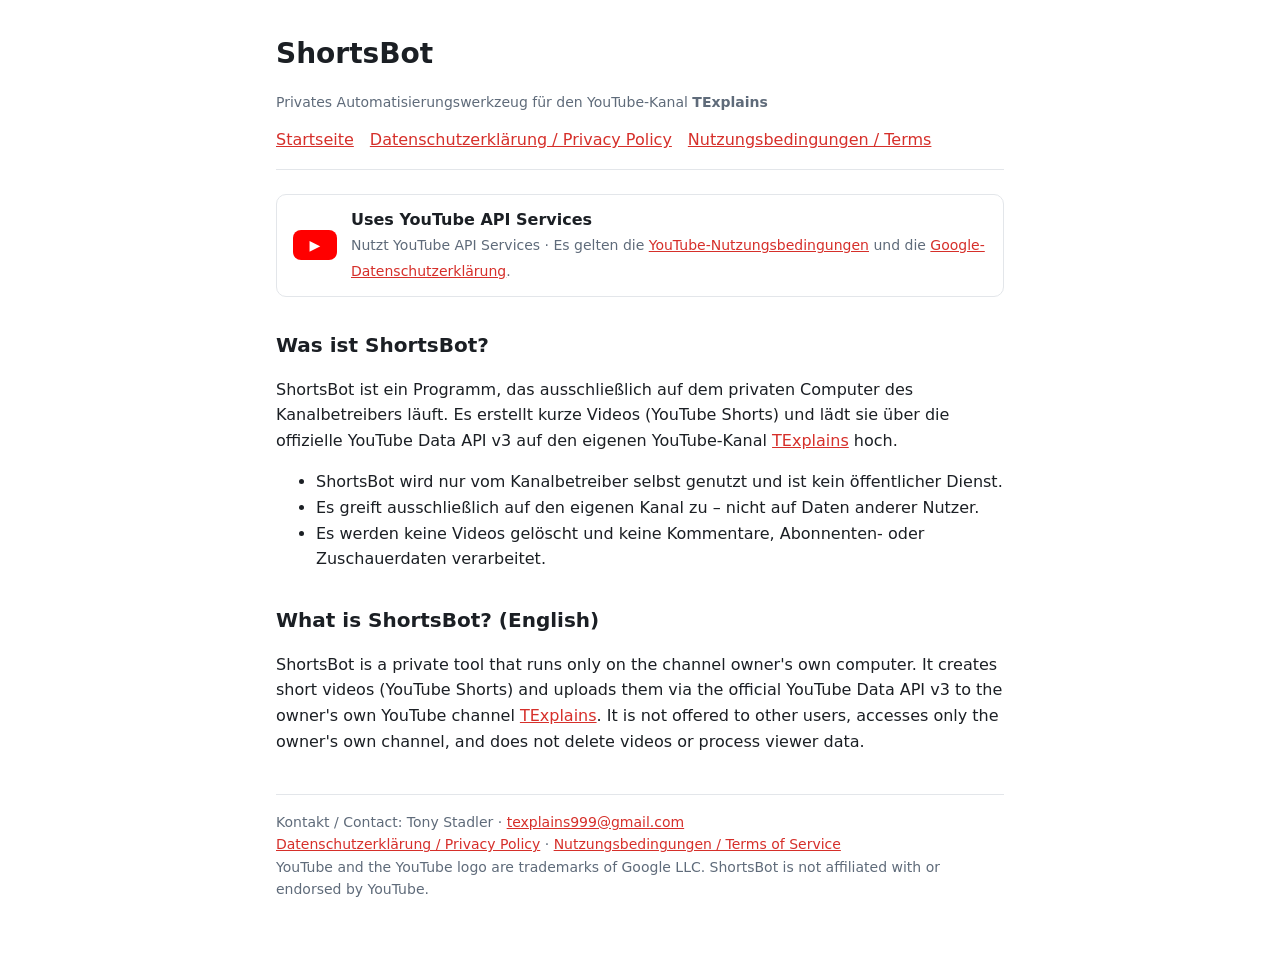
<file: index.html>
<!doctype html>
<html lang="de">
<head>
<meta charset="utf-8">
<meta name="viewport" content="width=device-width, initial-scale=1">
<meta name="google-site-verification" content="kWKuOdFAeHC387JXAqh7DqTFGdx-mv1BiL_GCZMxrfo" />
<title>ShortsBot – TExplains</title>
<link rel="stylesheet" href="style.css">
</head>
<body>
<main>
  <header>
    <h1>ShortsBot</h1>
    <p class="muted">Privates Automatisierungswerkzeug für den YouTube-Kanal <strong>TExplains</strong></p>
    <nav><a href="index.html">Startseite</a><a href="privacy.html">Datenschutzerklärung / Privacy Policy</a><a href="terms.html">Nutzungsbedingungen / Terms</a></nav>
  </header>

  <div class="yt-badge">
    <span class="yt-mark">▶</span>
    <div><strong>Uses YouTube API Services</strong><br>
      <span class="muted">Nutzt YouTube API Services · Es gelten die <a href="https://www.youtube.com/t/terms">YouTube-Nutzungsbedingungen</a>
      und die <a href="https://policies.google.com/privacy">Google-Datenschutzerklärung</a>.</span></div>
  </div>

  <h2>Was ist ShortsBot?</h2>
  <p>ShortsBot ist ein Programm, das ausschließlich auf dem privaten Computer des Kanalbetreibers läuft.
     Es erstellt kurze Videos (YouTube Shorts) und lädt sie über die offizielle YouTube Data API v3 auf den
     eigenen YouTube-Kanal <a href="https://www.youtube.com/channel/UC_Pf5hfETsshU-pBIk5iwBw">TExplains</a> hoch.</p>
  <ul>
    <li>ShortsBot wird nur vom Kanalbetreiber selbst genutzt und ist kein öffentlicher Dienst.</li>
    <li>Es greift ausschließlich auf den eigenen Kanal zu – nicht auf Daten anderer Nutzer.</li>
    <li>Es werden keine Videos gelöscht und keine Kommentare, Abonnenten- oder Zuschauerdaten verarbeitet.</li>
  </ul>

  <h2>What is ShortsBot? (English)</h2>
  <p>ShortsBot is a private tool that runs only on the channel owner's own computer. It creates short videos
     (YouTube Shorts) and uploads them via the official YouTube Data API v3 to the owner's own YouTube channel
     <a href="https://www.youtube.com/channel/UC_Pf5hfETsshU-pBIk5iwBw">TExplains</a>. It is not offered to other
     users, accesses only the owner's own channel, and does not delete videos or process viewer data.</p>

  <footer>
    Kontakt / Contact: Tony Stadler · <a href="mailto:texplains999@gmail.com">texplains999@gmail.com</a><br>
    <a href="privacy.html">Datenschutzerklärung / Privacy Policy</a> · <a href="terms.html">Nutzungsbedingungen / Terms of Service</a><br>
    YouTube and the YouTube logo are trademarks of Google LLC. ShortsBot is not affiliated with or endorsed by YouTube.
  </footer>
</main>
</body>
</html>
</file>
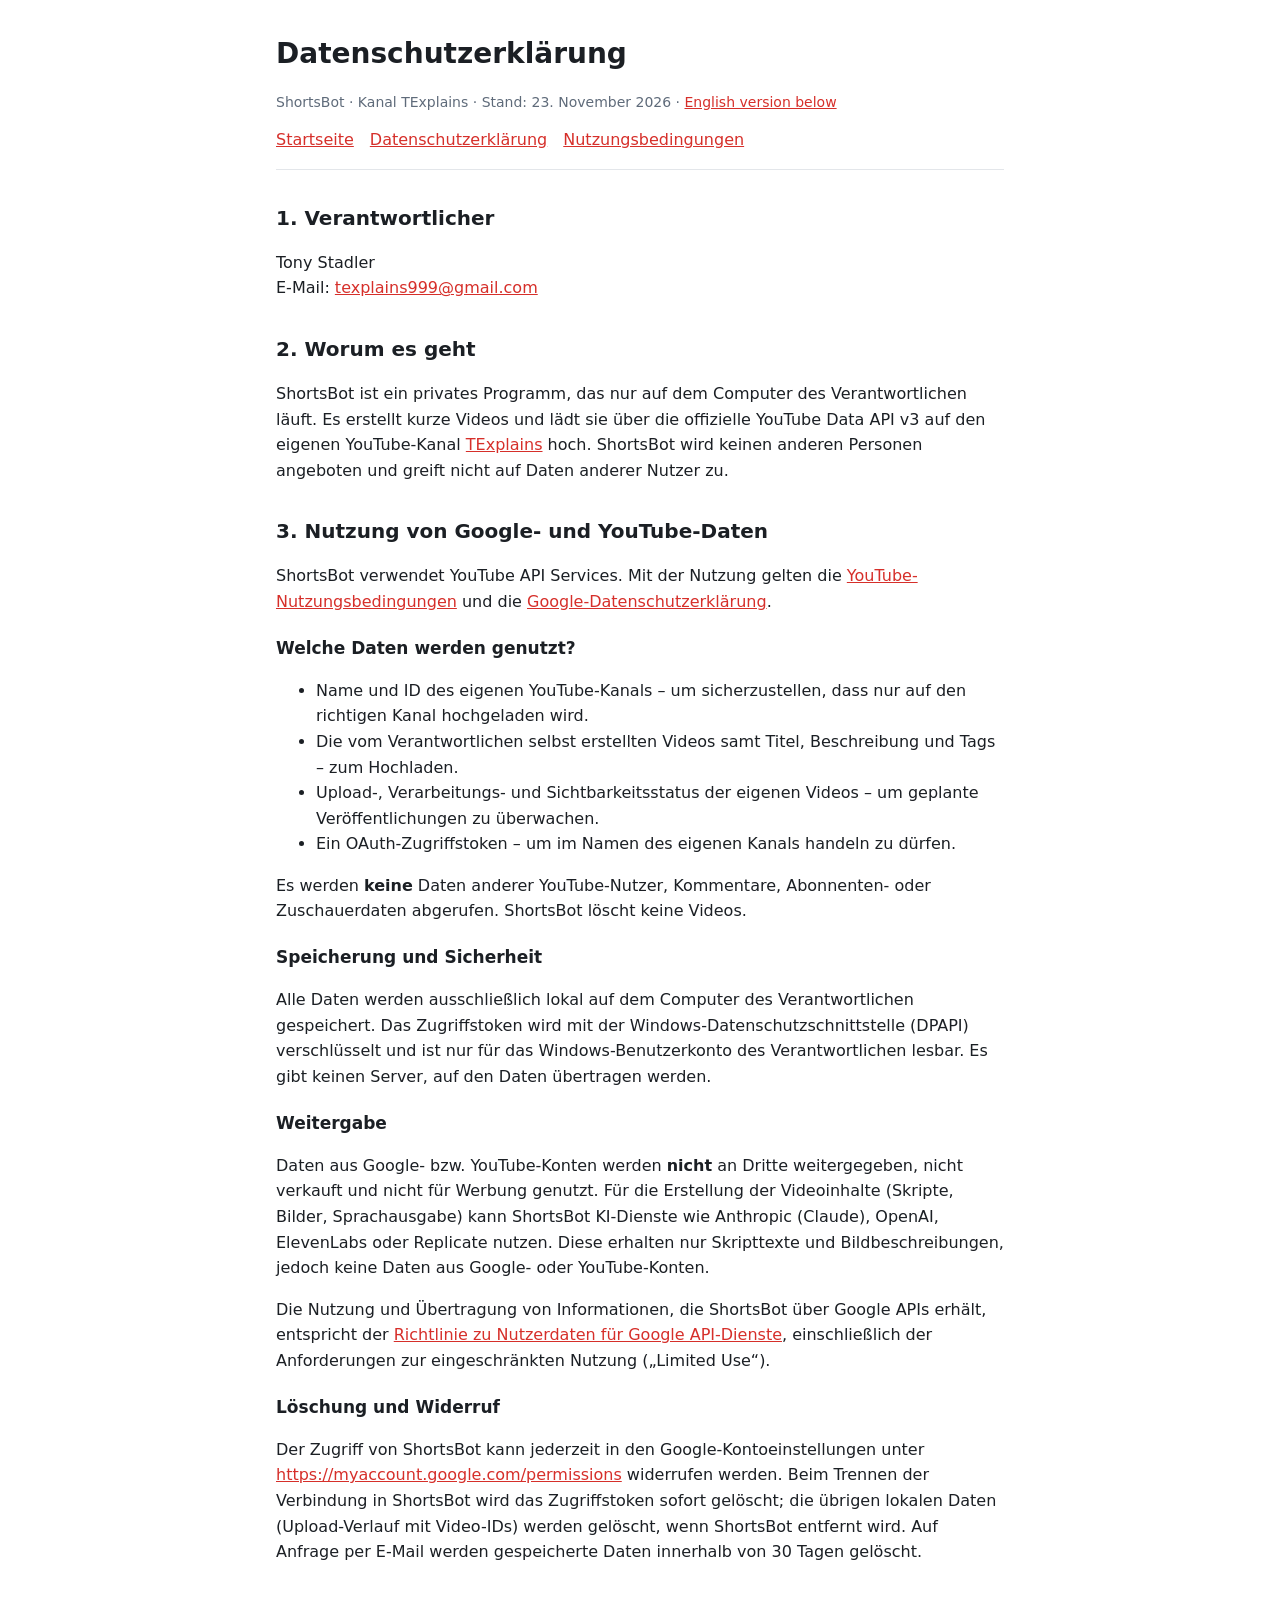
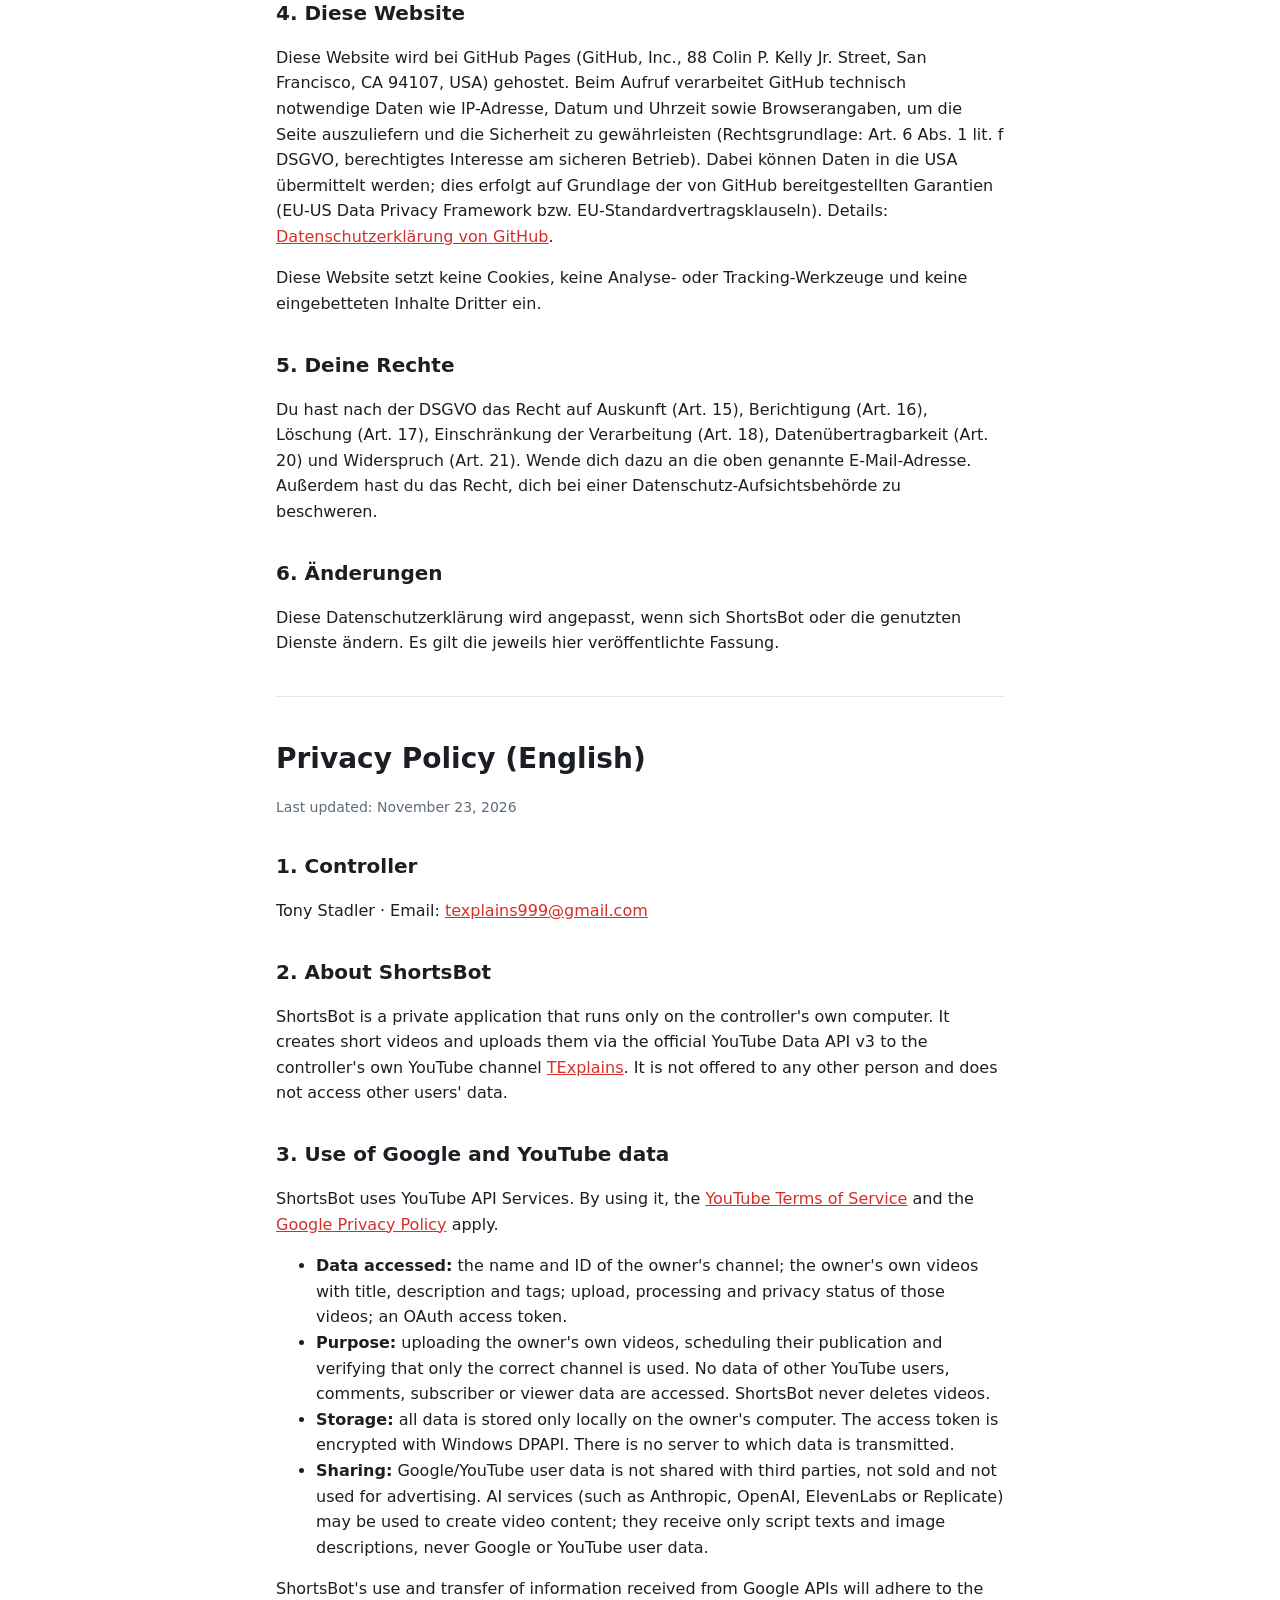
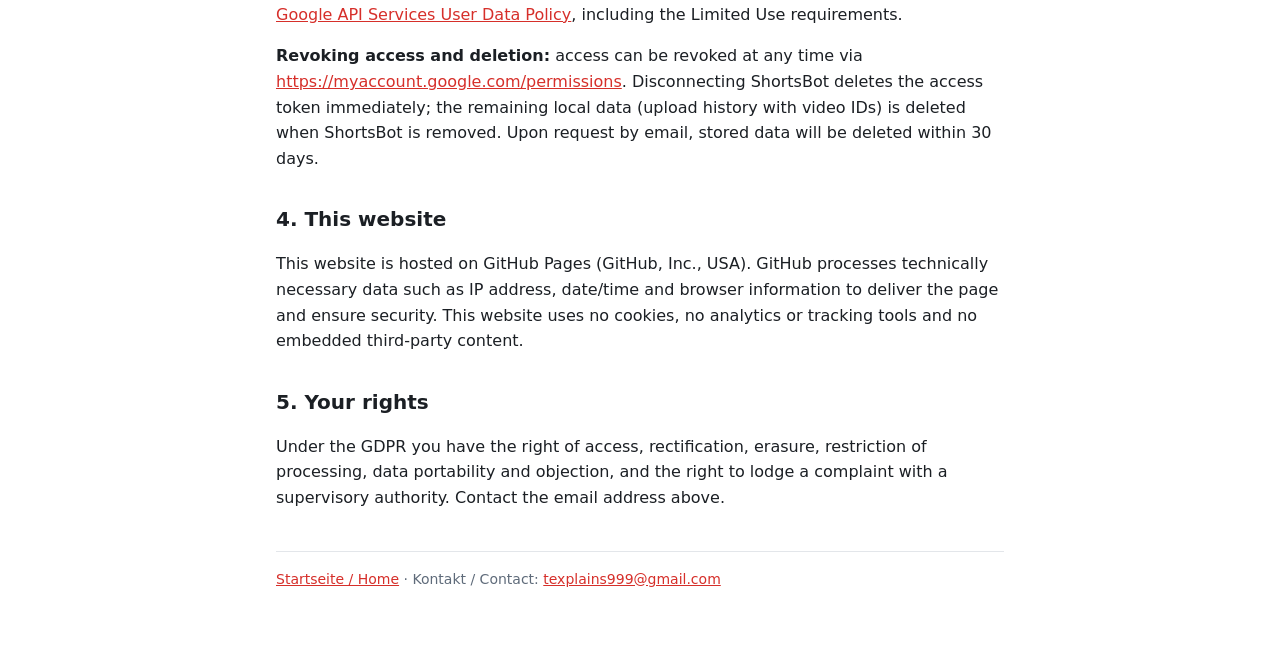
<file: privacy.html>
<!doctype html>
<html lang="de">
<head>
<meta charset="utf-8">
<meta name="viewport" content="width=device-width, initial-scale=1">
<title>Datenschutzerklärung – ShortsBot</title>
<link rel="stylesheet" href="style.css">
</head>
<body>
<main>
  <header>
    <h1>Datenschutzerklärung</h1>
    <p class="muted">ShortsBot · Kanal TExplains · Stand: 23. November 2026 · <a href="#en">English version below</a></p>
    <nav><a href="index.html">Startseite</a><a href="privacy.html">Datenschutzerklärung</a><a href="terms.html">Nutzungsbedingungen</a></nav>
  </header>

  <h2>1. Verantwortlicher</h2>
  <p>Tony Stadler<br>
     E-Mail: <a href="mailto:texplains999@gmail.com">texplains999@gmail.com</a></p>

  <h2>2. Worum es geht</h2>
  <p>ShortsBot ist ein privates Programm, das nur auf dem Computer des Verantwortlichen läuft. Es erstellt kurze
     Videos und lädt sie über die offizielle YouTube Data API v3 auf den eigenen YouTube-Kanal
     <a href="https://www.youtube.com/channel/UC_Pf5hfETsshU-pBIk5iwBw">TExplains</a> hoch. ShortsBot wird keinen
     anderen Personen angeboten und greift nicht auf Daten anderer Nutzer zu.</p>

  <h2>3. Nutzung von Google- und YouTube-Daten</h2>
  <p>ShortsBot verwendet YouTube API Services. Mit der Nutzung gelten die
     <a href="https://www.youtube.com/t/terms">YouTube-Nutzungsbedingungen</a> und die
     <a href="https://policies.google.com/privacy">Google-Datenschutzerklärung</a>.</p>
  <h3>Welche Daten werden genutzt?</h3>
  <ul>
    <li>Name und ID des eigenen YouTube-Kanals – um sicherzustellen, dass nur auf den richtigen Kanal hochgeladen wird.</li>
    <li>Die vom Verantwortlichen selbst erstellten Videos samt Titel, Beschreibung und Tags – zum Hochladen.</li>
    <li>Upload-, Verarbeitungs- und Sichtbarkeitsstatus der eigenen Videos – um geplante Veröffentlichungen zu überwachen.</li>
    <li>Ein OAuth-Zugriffstoken – um im Namen des eigenen Kanals handeln zu dürfen.</li>
  </ul>
  <p>Es werden <strong>keine</strong> Daten anderer YouTube-Nutzer, Kommentare, Abonnenten- oder Zuschauerdaten
     abgerufen. ShortsBot löscht keine Videos.</p>
  <h3>Speicherung und Sicherheit</h3>
  <p>Alle Daten werden ausschließlich lokal auf dem Computer des Verantwortlichen gespeichert. Das Zugriffstoken
     wird mit der Windows-Datenschutzschnittstelle (DPAPI) verschlüsselt und ist nur für das Windows-Benutzerkonto
     des Verantwortlichen lesbar. Es gibt keinen Server, auf den Daten übertragen werden.</p>
  <h3>Weitergabe</h3>
  <p>Daten aus Google- bzw. YouTube-Konten werden <strong>nicht</strong> an Dritte weitergegeben, nicht verkauft
     und nicht für Werbung genutzt. Für die Erstellung der Videoinhalte (Skripte, Bilder, Sprachausgabe) kann
     ShortsBot KI-Dienste wie Anthropic (Claude), OpenAI, ElevenLabs oder Replicate nutzen. Diese erhalten nur
     Skripttexte und Bildbeschreibungen, jedoch keine Daten aus Google- oder YouTube-Konten.</p>
  <p>Die Nutzung und Übertragung von Informationen, die ShortsBot über Google APIs erhält, entspricht der
     <a href="https://developers.google.com/terms/api-services-user-data-policy">Richtlinie zu Nutzerdaten für
     Google API-Dienste</a>, einschließlich der Anforderungen zur eingeschränkten Nutzung („Limited Use“).</p>
  <h3>Löschung und Widerruf</h3>
  <p>Der Zugriff von ShortsBot kann jederzeit in den Google-Kontoeinstellungen unter
     <a href="https://myaccount.google.com/permissions">https://myaccount.google.com/permissions</a> widerrufen
     werden. Beim Trennen der Verbindung in ShortsBot wird das Zugriffstoken sofort gelöscht; die übrigen lokalen
     Daten (Upload-Verlauf mit Video-IDs) werden gelöscht, wenn ShortsBot entfernt wird. Auf Anfrage per E-Mail
     werden gespeicherte Daten innerhalb von 30 Tagen gelöscht.</p>

  <h2>4. Diese Website</h2>
  <p>Diese Website wird bei GitHub Pages (GitHub, Inc., 88 Colin P. Kelly Jr. Street, San Francisco, CA 94107, USA)
     gehostet. Beim Aufruf verarbeitet GitHub technisch notwendige Daten wie IP-Adresse, Datum und Uhrzeit sowie
     Browserangaben, um die Seite auszuliefern und die Sicherheit zu gewährleisten (Rechtsgrundlage: Art. 6 Abs. 1
     lit. f DSGVO, berechtigtes Interesse am sicheren Betrieb). Dabei können Daten in die USA übermittelt werden;
     dies erfolgt auf Grundlage der von GitHub bereitgestellten Garantien (EU-US Data Privacy Framework bzw.
     EU-Standardvertragsklauseln). Details:
     <a href="https://docs.github.com/de/site-policy/privacy-policies/github-general-privacy-statement">Datenschutzerklärung von GitHub</a>.</p>
  <p>Diese Website setzt keine Cookies, keine Analyse- oder Tracking-Werkzeuge und keine eingebetteten Inhalte Dritter ein.</p>

  <h2>5. Deine Rechte</h2>
  <p>Du hast nach der DSGVO das Recht auf Auskunft (Art. 15), Berichtigung (Art. 16), Löschung (Art. 17),
     Einschränkung der Verarbeitung (Art. 18), Datenübertragbarkeit (Art. 20) und Widerspruch (Art. 21).
     Wende dich dazu an die oben genannte E-Mail-Adresse. Außerdem hast du das Recht, dich bei einer
     Datenschutz-Aufsichtsbehörde zu beschweren.</p>

  <h2>6. Änderungen</h2>
  <p>Diese Datenschutzerklärung wird angepasst, wenn sich ShortsBot oder die genutzten Dienste ändern.
     Es gilt die jeweils hier veröffentlichte Fassung.</p>

  <hr>

  <section id="en" lang="en">
  <h1>Privacy Policy (English)</h1>
  <p class="muted">Last updated: November 23, 2026</p>

  <h2>1. Controller</h2>
  <p>Tony Stadler · Email: <a href="mailto:texplains999@gmail.com">texplains999@gmail.com</a></p>

  <h2>2. About ShortsBot</h2>
  <p>ShortsBot is a private application that runs only on the controller's own computer. It creates short videos and
     uploads them via the official YouTube Data API v3 to the controller's own YouTube channel
     <a href="https://www.youtube.com/channel/UC_Pf5hfETsshU-pBIk5iwBw">TExplains</a>. It is not offered to any other
     person and does not access other users' data.</p>

  <h2>3. Use of Google and YouTube data</h2>
  <p>ShortsBot uses YouTube API Services. By using it, the
     <a href="https://www.youtube.com/t/terms">YouTube Terms of Service</a> and the
     <a href="https://policies.google.com/privacy">Google Privacy Policy</a> apply.</p>
  <ul>
    <li><strong>Data accessed:</strong> the name and ID of the owner's channel; the owner's own videos with title,
        description and tags; upload, processing and privacy status of those videos; an OAuth access token.</li>
    <li><strong>Purpose:</strong> uploading the owner's own videos, scheduling their publication and verifying that
        only the correct channel is used. No data of other YouTube users, comments, subscriber or viewer data are
        accessed. ShortsBot never deletes videos.</li>
    <li><strong>Storage:</strong> all data is stored only locally on the owner's computer. The access token is
        encrypted with Windows DPAPI. There is no server to which data is transmitted.</li>
    <li><strong>Sharing:</strong> Google/YouTube user data is not shared with third parties, not sold and not used
        for advertising. AI services (such as Anthropic, OpenAI, ElevenLabs or Replicate) may be used to create
        video content; they receive only script texts and image descriptions, never Google or YouTube user data.</li>
  </ul>
  <p>ShortsBot's use and transfer of information received from Google APIs will adhere to the
     <a href="https://developers.google.com/terms/api-services-user-data-policy">Google API Services User Data
     Policy</a>, including the Limited Use requirements.</p>
  <p><strong>Revoking access and deletion:</strong> access can be revoked at any time via
     <a href="https://myaccount.google.com/permissions">https://myaccount.google.com/permissions</a>. Disconnecting
     ShortsBot deletes the access token immediately; the remaining local data (upload history with video IDs) is
     deleted when ShortsBot is removed. Upon request by email, stored data will be deleted within 30 days.</p>

  <h2>4. This website</h2>
  <p>This website is hosted on GitHub Pages (GitHub, Inc., USA). GitHub processes technically necessary data such as
     IP address, date/time and browser information to deliver the page and ensure security. This website uses no
     cookies, no analytics or tracking tools and no embedded third-party content.</p>

  <h2>5. Your rights</h2>
  <p>Under the GDPR you have the right of access, rectification, erasure, restriction of processing, data portability
     and objection, and the right to lodge a complaint with a supervisory authority. Contact the email address above.</p>
  </section>

  <footer>
    <a href="index.html">Startseite / Home</a> · Kontakt / Contact: <a href="mailto:texplains999@gmail.com">texplains999@gmail.com</a>
  </footer>
</main>
</body>
</html>
</file>
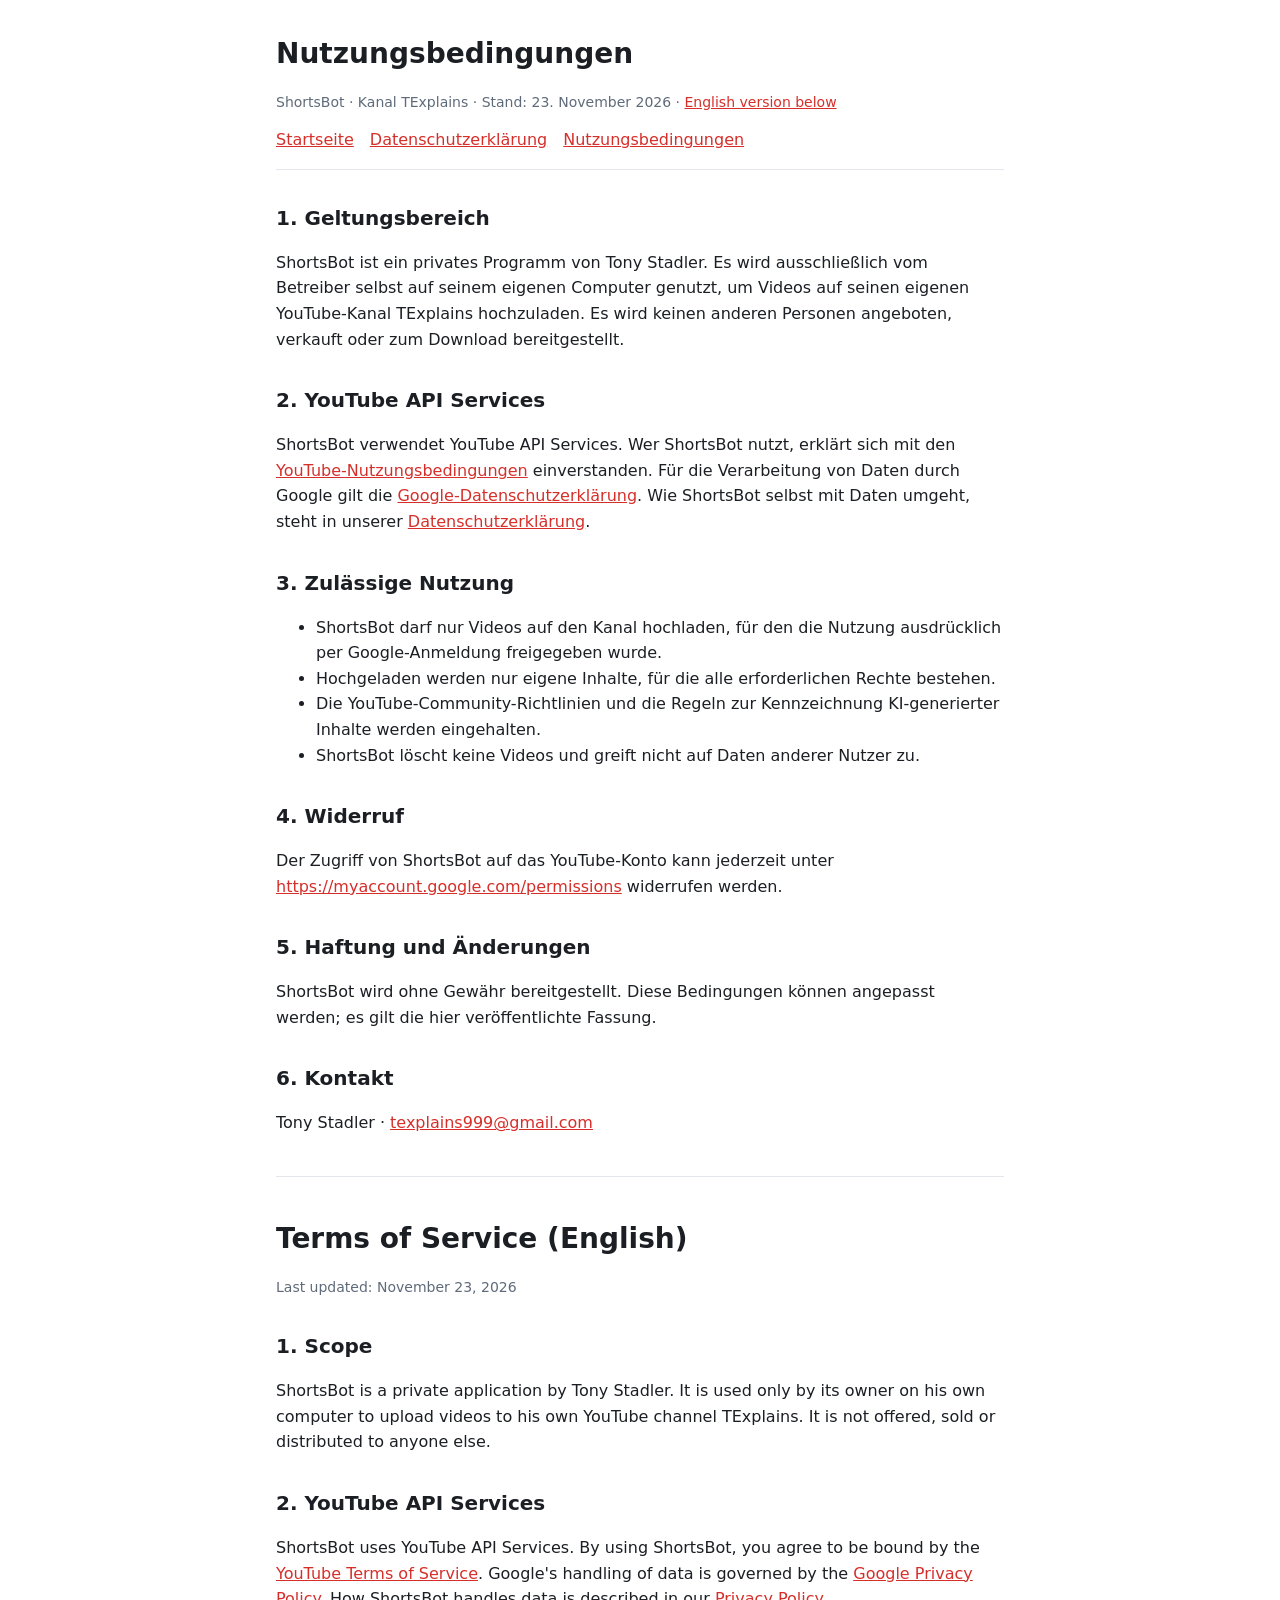
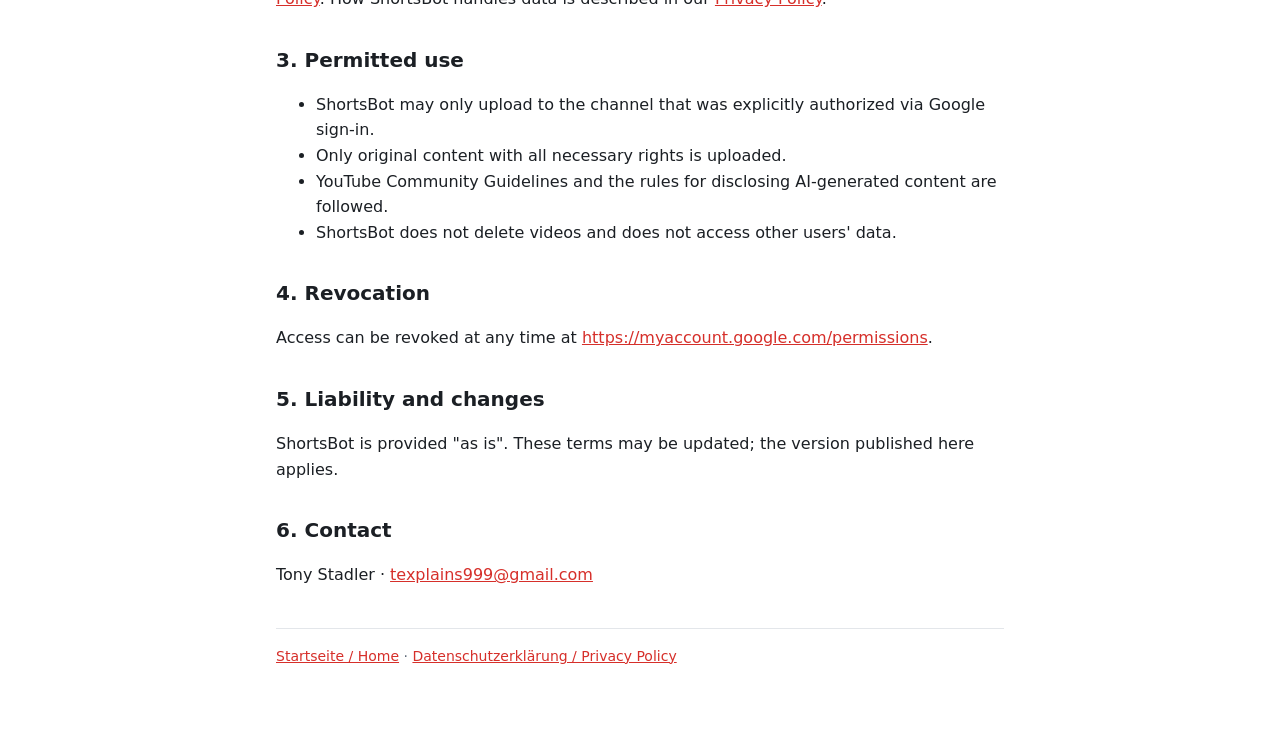
<file: terms.html>
<!doctype html>
<html lang="de">
<head>
<meta charset="utf-8">
<meta name="viewport" content="width=device-width, initial-scale=1">
<title>Nutzungsbedingungen – ShortsBot</title>
<link rel="stylesheet" href="style.css">
</head>
<body>
<main>
  <header>
    <h1>Nutzungsbedingungen</h1>
    <p class="muted">ShortsBot · Kanal TExplains · Stand: 23. November 2026 · <a href="#en">English version below</a></p>
    <nav><a href="index.html">Startseite</a><a href="privacy.html">Datenschutzerklärung</a><a href="terms.html">Nutzungsbedingungen</a></nav>
  </header>

  <h2>1. Geltungsbereich</h2>
  <p>ShortsBot ist ein privates Programm von Tony Stadler. Es wird ausschließlich vom Betreiber selbst auf seinem eigenen
     Computer genutzt, um Videos auf seinen eigenen YouTube-Kanal TExplains hochzuladen. Es wird keinen anderen Personen
     angeboten, verkauft oder zum Download bereitgestellt.</p>

  <h2>2. YouTube API Services</h2>
  <p>ShortsBot verwendet YouTube API Services. Wer ShortsBot nutzt, erklärt sich mit den
     <a href="https://www.youtube.com/t/terms">YouTube-Nutzungsbedingungen</a> einverstanden. Für die Verarbeitung von Daten
     durch Google gilt die <a href="https://policies.google.com/privacy">Google-Datenschutzerklärung</a>. Wie ShortsBot selbst
     mit Daten umgeht, steht in unserer <a href="privacy.html">Datenschutzerklärung</a>.</p>

  <h2>3. Zulässige Nutzung</h2>
  <ul>
    <li>ShortsBot darf nur Videos auf den Kanal hochladen, für den die Nutzung ausdrücklich per Google-Anmeldung freigegeben wurde.</li>
    <li>Hochgeladen werden nur eigene Inhalte, für die alle erforderlichen Rechte bestehen.</li>
    <li>Die YouTube-Community-Richtlinien und die Regeln zur Kennzeichnung KI-generierter Inhalte werden eingehalten.</li>
    <li>ShortsBot löscht keine Videos und greift nicht auf Daten anderer Nutzer zu.</li>
  </ul>

  <h2>4. Widerruf</h2>
  <p>Der Zugriff von ShortsBot auf das YouTube-Konto kann jederzeit unter
     <a href="https://myaccount.google.com/permissions">https://myaccount.google.com/permissions</a> widerrufen werden.</p>

  <h2>5. Haftung und Änderungen</h2>
  <p>ShortsBot wird ohne Gewähr bereitgestellt. Diese Bedingungen können angepasst werden; es gilt die hier veröffentlichte Fassung.</p>

  <h2>6. Kontakt</h2>
  <p>Tony Stadler · <a href="mailto:texplains999@gmail.com">texplains999@gmail.com</a></p>

  <hr>

  <section id="en" lang="en">
  <h1>Terms of Service (English)</h1>
  <p class="muted">Last updated: November 23, 2026</p>
  <h2>1. Scope</h2>
  <p>ShortsBot is a private application by Tony Stadler. It is used only by its owner on his own computer to upload videos
     to his own YouTube channel TExplains. It is not offered, sold or distributed to anyone else.</p>
  <h2>2. YouTube API Services</h2>
  <p>ShortsBot uses YouTube API Services. By using ShortsBot, you agree to be bound by the
     <a href="https://www.youtube.com/t/terms">YouTube Terms of Service</a>. Google's handling of data is governed by the
     <a href="https://policies.google.com/privacy">Google Privacy Policy</a>. How ShortsBot handles data is described in our
     <a href="privacy.html">Privacy Policy</a>.</p>
  <h2>3. Permitted use</h2>
  <ul>
    <li>ShortsBot may only upload to the channel that was explicitly authorized via Google sign-in.</li>
    <li>Only original content with all necessary rights is uploaded.</li>
    <li>YouTube Community Guidelines and the rules for disclosing AI-generated content are followed.</li>
    <li>ShortsBot does not delete videos and does not access other users' data.</li>
  </ul>
  <h2>4. Revocation</h2>
  <p>Access can be revoked at any time at <a href="https://myaccount.google.com/permissions">https://myaccount.google.com/permissions</a>.</p>
  <h2>5. Liability and changes</h2>
  <p>ShortsBot is provided "as is". These terms may be updated; the version published here applies.</p>
  <h2>6. Contact</h2>
  <p>Tony Stadler · <a href="mailto:texplains999@gmail.com">texplains999@gmail.com</a></p>
  </section>

  <footer>
    <a href="index.html">Startseite / Home</a> · <a href="privacy.html">Datenschutzerklärung / Privacy Policy</a>
  </footer>
</main>
</body>
</html>
</file>
<file: style.css>
:root { --bg:#ffffff; --text:#1b1f24; --muted:#5f6b7a; --line:#e3e6ea; --accent:#d62f2a; }
@media (prefers-color-scheme: dark) { :root { --bg:#121519; --text:#e8eaed; --muted:#9aa4b1; --line:#2b3139; } }
* { box-sizing: border-box; }
body { margin:0; background:var(--bg); color:var(--text); font:16px/1.6 "Segoe UI", system-ui, -apple-system, sans-serif; }
main { max-width: 760px; margin: 0 auto; padding: 32px 16px 64px; }
header { border-bottom:1px solid var(--line); padding-bottom:16px; margin-bottom:24px; }
h1 { font-size: 28px; margin: 0 0 4px; }
h2 { font-size: 20px; margin: 32px 0 8px; }
h3 { font-size: 17px; margin: 20px 0 6px; }
p, li { color: var(--text); }
.muted { color: var(--muted); font-size: 14px; }
a { color: var(--accent); }
nav a { margin-right: 16px; }
footer { border-top:1px solid var(--line); margin-top:40px; padding-top:16px; font-size:14px; color:var(--muted); }
.yt-badge { display:flex; gap:14px; align-items:center; border:1px solid var(--line); border-radius:10px; padding:12px 16px; margin:8px 0 16px; }
.yt-mark { display:inline-flex; align-items:center; justify-content:center; width:44px; height:30px; border-radius:8px; background:#ff0000; color:#fff; font-size:14px; flex:none; }
hr { border:0; border-top:1px solid var(--line); margin:40px 0; }
</file>
